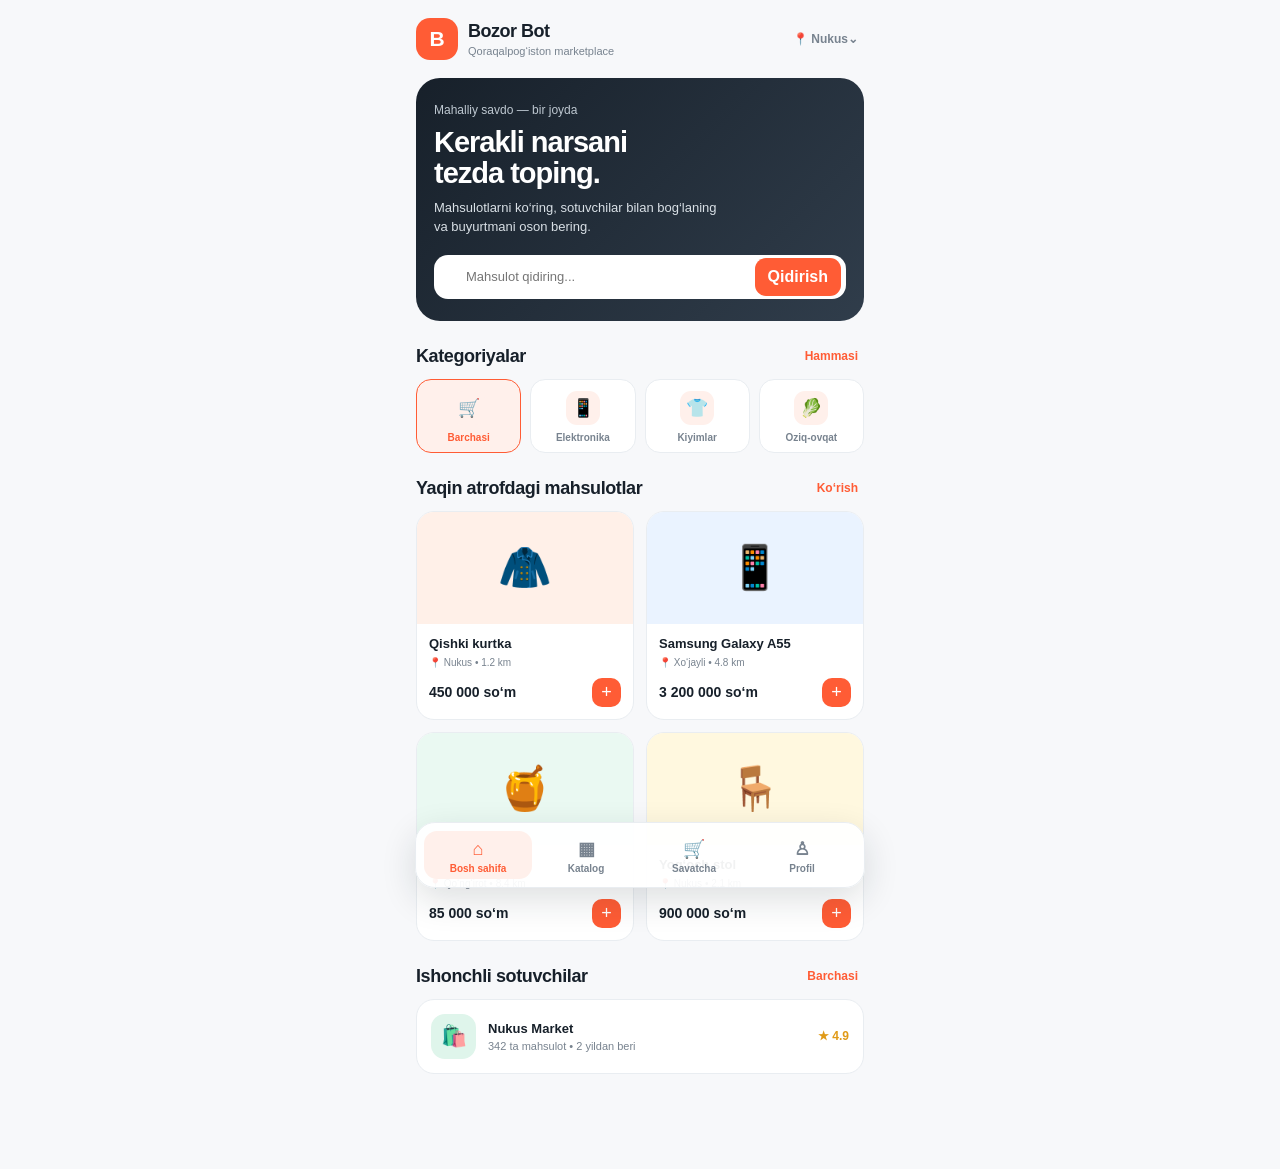
<file: index.html>
<!DOCTYPE html>
<html lang="uz">
<head>
  <meta charset="UTF-8">
  <meta name="viewport" content="width=device-width, initial-scale=1.0">
  <title>Bozor Bot — Qoraqalpog‘iston marketplace</title>
  <meta name="description" content="Qoraqalpog‘iston uchun mahalliy marketplace">
  <style>
    :root {
      --bg: #f7f8fa;
      --surface: #ffffff;
      --text: #17202a;
      --muted: #78838f;
      --line: #e9edf1;
      --primary: #ff5c35;
      --primary-dark: #e34620;
      --soft: #fff0eb;
      --green: #18a673;
      --radius: 18px;
    }

    * { box-sizing: border-box; }
    body { margin: 0; background: var(--bg); color: var(--text); font-family: Arial, sans-serif; }
    button, input, select { font: inherit; }
    button { cursor: pointer; }
    .app { width: min(100%, 480px); min-height: 100vh; margin: auto; padding: 18px 16px 95px; }

    .topbar { display: flex; align-items: center; justify-content: space-between; gap: 12px; margin-bottom: 18px; }
    .brand { display: flex; align-items: center; gap: 10px; }
    .logo { width: 42px; height: 42px; display: grid; place-items: center; border-radius: 14px; color: #fff; background: var(--primary); font-size: 21px; font-weight: 800; }
    .brand-title { font-size: 18px; font-weight: 800; letter-spacing: -0.5px; }
    .brand-subtitle { margin-top: 3px; color: var(--muted); font-size: 11px; }
    .location { border: 0; background: transparent; color: var(--muted); font-size: 12px; font-weight: 700; }

    .welcome { padding: 22px 18px; border-radius: 24px; color: #fff; background: linear-gradient(135deg, #17202a, #303d4b); }
    .welcome small { color: #bec8d1; font-size: 12px; }
    .welcome h1 { margin: 9px 0 8px; font-size: 29px; line-height: 1.08; letter-spacing: -1px; }
    .welcome p { max-width: 290px; margin: 0; color: #d9e0e6; font-size: 13px; line-height: 1.5; }
    .search { display: flex; align-items: center; gap: 8px; margin-top: 18px; padding: 3px 5px 3px 14px; border-radius: 14px; background: #fff; }
    .search input { width: 100%; padding: 11px 0; border: 0; outline: 0; color: var(--text); font-size: 13px; }
    .search button { padding: 10px 13px; border: 0; border-radius: 11px; color: #fff; background: var(--primary); font-weight: 800; }

    .section { margin-top: 25px; }
    .section-head { display: flex; align-items: center; justify-content: space-between; margin-bottom: 12px; }
    .section-head h2 { margin: 0; font-size: 18px; letter-spacing: -0.4px; }
    .section-head button { border: 0; background: transparent; color: var(--primary); font-size: 12px; font-weight: 700; }

    .categories { display: grid; grid-template-columns: repeat(4, 1fr); gap: 9px; }
    .category { padding: 11px 4px 9px; border: 1px solid var(--line); border-radius: 15px; background: var(--surface); color: var(--muted); font-size: 10px; font-weight: 700; text-align: center; }
    .category-icon { width: 34px; height: 34px; display: grid; place-items: center; margin: 0 auto 7px; border-radius: 11px; background: var(--soft); font-size: 18px; }
    .category.active { border-color: var(--primary); color: var(--primary); background: var(--soft); }

    .products { display: grid; grid-template-columns: repeat(2, 1fr); gap: 12px; }
    .product { overflow: hidden; border: 1px solid var(--line); border-radius: var(--radius); background: var(--surface); }
    .product-image { height: 112px; display: grid; place-items: center; background: #eef3f7; font-size: 43px; }
    .product-image.orange { background: #fff0e8; }
    .product-image.blue { background: #eaf3ff; }
    .product-image.green { background: #eaf9f2; }
    .product-image.yellow { background: #fff8df; }
    .product-body { padding: 12px; }
    .product-name { margin-bottom: 6px; font-size: 13px; font-weight: 800; }
    .product-place { margin-bottom: 10px; color: var(--muted); font-size: 10px; }
    .product-bottom { display: flex; align-items: center; justify-content: space-between; gap: 6px; }
    .price { color: var(--text); font-size: 14px; font-weight: 800; }
    .add { width: 29px; height: 29px; border: 0; border-radius: 10px; color: #fff; background: var(--primary); font-size: 18px; line-height: 1; }

    .seller-card { display: flex; align-items: center; gap: 12px; padding: 14px; border: 1px solid var(--line); border-radius: var(--radius); background: var(--surface); }
    .seller-avatar { width: 45px; height: 45px; display: grid; place-items: center; border-radius: 14px; background: #dff5eb; font-size: 21px; }
    .seller-name { margin-bottom: 4px; font-size: 13px; font-weight: 800; }
    .seller-info { color: var(--muted); font-size: 11px; }
    .seller-rating { margin-left: auto; color: #e09a17; font-size: 12px; font-weight: 800; }

    .bottom-nav { position: fixed; z-index: 5; bottom: 12px; left: 50%; display: grid; grid-template-columns: repeat(4, 1fr); width: min(calc(100% - 24px), 450px); padding: 8px; transform: translateX(-50%); border: 1px solid var(--line); border-radius: 20px; background: rgba(255,255,255,.94); box-shadow: 0 12px 35px rgba(23,32,42,.14); }
    .nav-item { padding: 7px 3px 5px; border: 0; border-radius: 13px; color: var(--muted); background: transparent; font-size: 10px; font-weight: 700; text-align: center; }
    .nav-item span { display: block; margin-bottom: 3px; font-size: 18px; }
    .nav-item.active { color: var(--primary); background: var(--soft); }
    .toast { position: fixed; z-index: 10; bottom: 87px; left: 50%; display: none; padding: 11px 15px; transform: translateX(-50%); border-radius: 12px; color: #fff; background: #17202a; font-size: 12px; white-space: nowrap; }
    .toast.show { display: block; }

    @media (max-width: 350px) { .categories { grid-template-columns: repeat(2, 1fr); } .products { grid-template-columns: 1fr; } }
  </style>
</head>
<body>
  <main class="app">
    <header class="topbar">
      <div class="brand">
        <div class="logo">B</div>
        <div><div class="brand-title">Bozor Bot</div><div class="brand-subtitle">Qoraqalpog‘iston marketplace</div></div>
      </div>
      <button class="location" onclick="notify('Hudud: Nukus')">📍 Nukus⌄</button>
    </header>

    <section class="welcome">
      <small>Mahalliy savdo — bir joyda</small>
      <h1>Kerakli narsani<br>tezda toping.</h1>
      <p>Mahsulotlarni ko‘ring, sotuvchilar bilan bog‘laning va buyurtmani oson bering.</p>
      <div class="search"><span>⌕</span><input id="searchInput" type="search" placeholder="Mahsulot qidiring..."><button onclick="searchProducts()">Qidirish</button></div>
    </section>

    <section class="section">
      <div class="section-head"><h2>Kategoriyalar</h2><button onclick="notify('Barcha kategoriyalar tez orada')">Hammasi</button></div>
      <div class="categories">
        <button class="category active" onclick="chooseCategory(this)"><div class="category-icon">🛒</div>Barchasi</button>
        <button class="category" onclick="chooseCategory(this)"><div class="category-icon">📱</div>Elektronika</button>
        <button class="category" onclick="chooseCategory(this)"><div class="category-icon">👕</div>Kiyimlar</button>
        <button class="category" onclick="chooseCategory(this)"><div class="category-icon">🥬</div>Oziq-ovqat</button>
      </div>
    </section>

    <section class="section">
      <div class="section-head"><h2>Yaqin atrofdagi mahsulotlar</h2><button onclick="notify('Barcha mahsulotlar tez orada')">Ko‘rish</button></div>
      <div class="products" id="products">
        <article class="product"><div class="product-image orange">🧥</div><div class="product-body"><div class="product-name">Qishki kurtka</div><div class="product-place">📍 Nukus • 1.2 km</div><div class="product-bottom"><span class="price">450 000 so‘m</span><button class="add" onclick="addProduct('Qishki kurtka')">+</button></div></div></article>
        <article class="product"><div class="product-image blue">📱</div><div class="product-body"><div class="product-name">Samsung Galaxy A55</div><div class="product-place">📍 Xo‘jayli • 4.8 km</div><div class="product-bottom"><span class="price">3 200 000 so‘m</span><button class="add" onclick="addProduct('Samsung Galaxy A55')">+</button></div></div></article>
        <article class="product"><div class="product-image green">🍯</div><div class="product-body"><div class="product-name">Tabiiy asal</div><div class="product-place">📍 Qo‘ng‘irot • 8.4 km</div><div class="product-bottom"><span class="price">85 000 so‘m</span><button class="add" onclick="addProduct('Tabiiy asal')">+</button></div></div></article>
        <article class="product"><div class="product-image yellow">🪑</div><div class="product-body"><div class="product-name">Yog‘och stol</div><div class="product-place">📍 Nukus • 2.1 km</div><div class="product-bottom"><span class="price">900 000 so‘m</span><button class="add" onclick="addProduct('Yog‘och stol')">+</button></div></div></article>
      </div>
    </section>

    <section class="section">
      <div class="section-head"><h2>Ishonchli sotuvchilar</h2><button onclick="notify('Sotuvchilar bo‘limi tez orada')">Barchasi</button></div>
      <div class="seller-card"><div class="seller-avatar">🛍️</div><div><div class="seller-name">Nukus Market</div><div class="seller-info">342 ta mahsulot • 2 yildan beri</div></div><div class="seller-rating">★ 4.9</div></div>
    </section>
  </main>

  <nav class="bottom-nav"><button class="nav-item active" onclick="navigate(this,'Bosh sahifa')"><span>⌂</span>Bosh sahifa</button><button class="nav-item" onclick="navigate(this,'Katalog')"><span>▦</span>Katalog</button><button class="nav-item" onclick="navigate(this,'Savatcha')"><span>🛒</span>Savatcha <b id="cartCount"></b></button><button class="nav-item" onclick="navigate(this,'Profil')"><span>♙</span>Profil</button></nav>
  <div id="toast" class="toast"></div>
  <script>
    let cart = 0;
    let toastTimer;
    function notify(message) { const toast = document.getElementById('toast'); toast.textContent = message; toast.classList.add('show'); clearTimeout(toastTimer); toastTimer = setTimeout(() => toast.classList.remove('show'), 1800); }
    function addProduct(name) { cart++; document.getElementById('cartCount').textContent = cart; notify(name + ' savatchaga qo‘shildi'); }
    function navigate(button, title) { document.querySelectorAll('.nav-item').forEach(item => item.classList.remove('active')); button.classList.add('active'); notify(title + ' bo‘limi'); }
    function chooseCategory(button) { document.querySelectorAll('.category').forEach(item => item.classList.remove('active')); button.classList.add('active'); notify(button.textContent.trim() + ' tanlandi'); }
    function searchProducts() { const value = document.getElementById('searchInput').value.trim(); notify(value ? '“' + value + '” qidirilmoqda' : 'Mahsulot nomini kiriting'); }
  </script>
</body>
</html>
</file>
